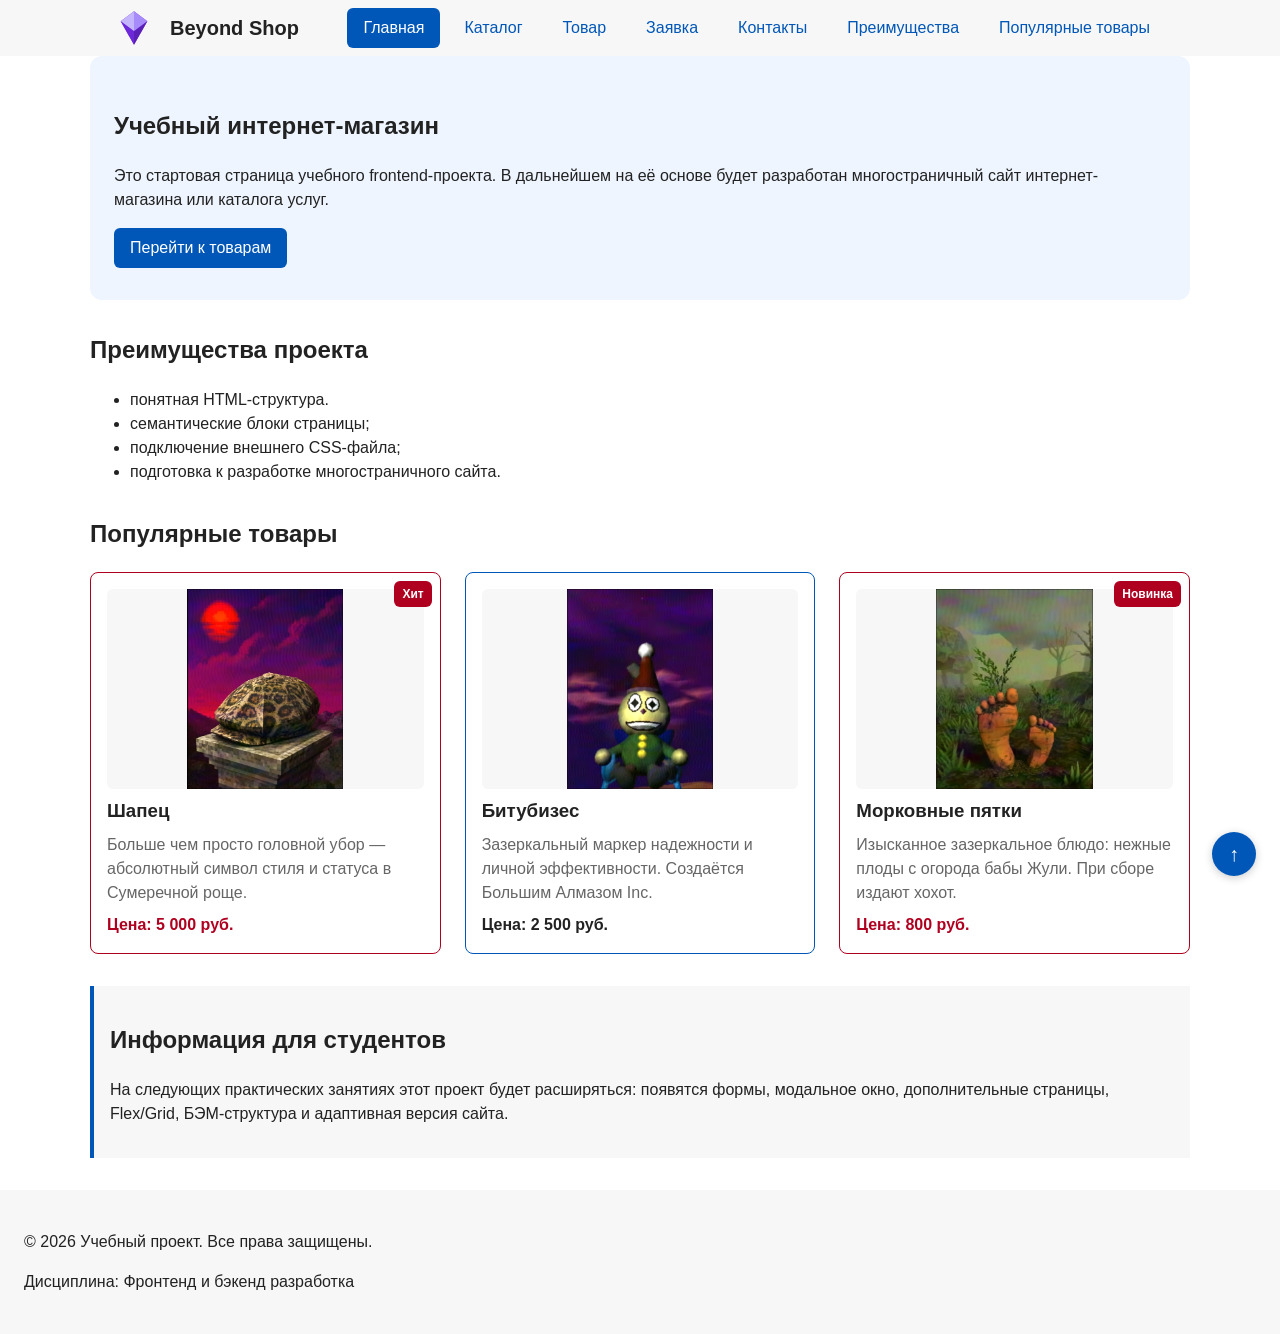
<file: index.html>
<!DOCTYPE html>
<html lang="ru">
<head>
    <meta charset="UTF-8">
    <meta name="viewport" content="width=device-width, initial-scale=1.0">
    <meta name="description" content="Главная страница учебного интернет-магазина.">
    <title>Beyond Shop — Зазеркальный магазин</title>
    <link rel="stylesheet" href="css/style.css">
    <link rel="icon" type="image/svg+xml" href="/favicon.svg">
    <script src="js/main.js" defer></script>
</head>
<body>
    <div id="header-placeholder"></div>
    <main>
        <section class="hero">
            <h1>Учебный интернет-магазин</h1>
            <p>
                Это стартовая страница учебного frontend-проекта.
                В дальнейшем на её основе будет разработан многостраничный сайт
                интернет-магазина или каталога услуг.
            </p>
            <a class="button button--primary" href="#popular">Перейти к товарам</a>
        </section>
        <section class="section" id="advantages">
            <h2>Преимущества проекта</h2>
            <ul class="advantages-list">
                <li>понятная HTML-структура.</li>
                <li>семантические блоки страницы;</li>
                <li>подключение внешнего CSS-файла;</li>
                <li>подготовка к разработке многостраничного сайта.</li>
            </ul>
        </section>
        <section class="section" id="popular">
            <h2>Популярные товары</h2>
            <div class="products-grid">
            <a href="product.html" class="product-card product-card--discount" aria-label="Шапец — 5 000 руб.">
                <span class="product-card__badge">Хит</span>
                <img class="product-card__image" src="images/Shapec.png" alt="Шапец — головной убор статуса">
                <h3 class="product-card__title">Шапец</h3>
                <p class="product-card__description">Больше чем просто головной убор — абсолютный символ стиля и статуса в Сумеречной роще.</p>
                <p class="product-card__price">Цена: 5 000 руб.</p>
            </a>
            <a href="bitubisas.html" class="product-card product-card--featured" aria-label="Битубизес — 2 500 руб.">
                <img class="product-card__image" src="images/Bitubisas.png" alt="Битубизес — цифровая лицензия">
                <h3 class="product-card__title">Битубизес</h3>
                <p class="product-card__description">Зазеркальный маркер надежности и личной эффективности. Создаётся Большим Алмазом Inc.</p>
                <p class="product-card__price">Цена: 2 500 руб.</p>
            </a>
            <a href="morkovnye-piatki.html" class="product-card product-card--discount" aria-label="Морковные пятки — 800 руб.">
                <span class="product-card__badge">Новинка</span>
                <img class="product-card__image" src="images/Morkovniy_piatky.png" alt="Морковные пятки — гастрономическое открытие">
                <h3 class="product-card__title">Морковные пятки</h3>
                <p class="product-card__description">Изысканное зазеркальное блюдо: нежные плоды с огорода бабы Жули. При сборе издают хохот.</p>
                <p class="product-card__price">Цена: 800 руб.</p>
            </a>
            </div>
        </section>
        <aside class="aside-info">
            <h2>Информация для студентов</h2>
            <p>
                На следующих практических занятиях этот проект будет расширяться:
                появятся формы, модальное окно, дополнительные страницы, Flex/Grid,
                БЭМ-структура и адаптивная версия сайта.
            </p>
        </aside>
    </main>
    <a class="scroll-top" href="#" aria-label="Наверх">↑</a>

    <footer class="site-footer" id="contacts">
        <p>&copy; 2026 Учебный проект. Все права защищены.</p>
        <p>Дисциплина: Фронтенд и бэкенд разработка</p>
    </footer>
    <dialog class="order-dialog" id="order-dialog" aria-labelledby="order-dialog-title">
        <h2 class="order-dialog__title" id="order-dialog-title">Оформление заявки</h2>
        <form class="order-form" id="order-form" action="#" method="post" novalidate>
            <input id="selected-product" name="selected-product" type="hidden">

            <div class="order-form__field">
                <label class="order-form__label" for="order-name">Имя</label>
                <input
                    class="order-form__input"
                    id="order-name"
                    name="name"
                    type="text"
                    placeholder="Введите ваше имя"
                    minlength="2"
                    autocomplete="given-name"
                    required
                >
            </div>

            <div class="order-form__field">
                <label class="order-form__label" for="order-email">E-mail</label>
                <input
                    class="order-form__input"
                    id="order-email"
                    name="email"
                    type="email"
                    placeholder="example@mail.ru"
                    autocomplete="email"
                    required
                >
            </div>

            <div class="order-form__field">
                <label class="order-form__label" for="order-phone">Телефон</label>
                <input
                    class="order-form__input"
                    id="order-phone"
                    name="phone"
                    type="tel"
                    inputmode="tel"
                    placeholder="+7 (900) 000-00-00"
                    pattern="^[\\+]?[0-9\\s\\-\\(\\)]{10,20}$"
                    required
                >
            </div>
            <small>Формат: +7 (900) 000-00-00</small>

            <div class="order-form__field">
                <label class="order-form__label" for="order-date">Дата связи</label>
                <input
                    class="order-form__input"
                    id="order-date"
                    name="date"
                    type="date"
                >
            </div>

            <div class="order-form__field">
                <label class="order-form__label" for="order-topic">Тема заявки</label>
                <select class="order-form__select" id="order-topic" name="topic" required>
                    <option value="">Выберите тему</option>
                    <option value="product">Заказ товара</option>
                    <option value="consultation">Консультация</option>
                    <option value="delivery">Доставка</option>
                </select>
            </div>

            <div class="order-form__field">
                <label class="order-form__label" for="order-comment">Комментарий</label>
                <textarea
                    class="order-form__textarea"
                    id="order-comment"
                    name="comment"
                    rows="4"
                    placeholder="Укажите дополнительную информацию"
                ></textarea>
            </div>

            <div class="order-form__field order-form__field--checkbox">
                <label>
                    <input
                        id="order-agreement"
                        name="agreement"
                        type="checkbox"
                        required
                    >
                    Я согласен на обработку данных
                </label>
            </div>

            <div class="order-form__actions">
                <button class="button button--secondary" type="button" id="close-order-dialog">Закрыть</button>
                <button class="button button--primary" type="submit">Отправить заявку</button>
            </div>
        </form>
    </dialog>

    <p class="success-message" id="success-message" hidden>
        Форма успешно отправлена!
    </p>
</body>
</html>
</file>
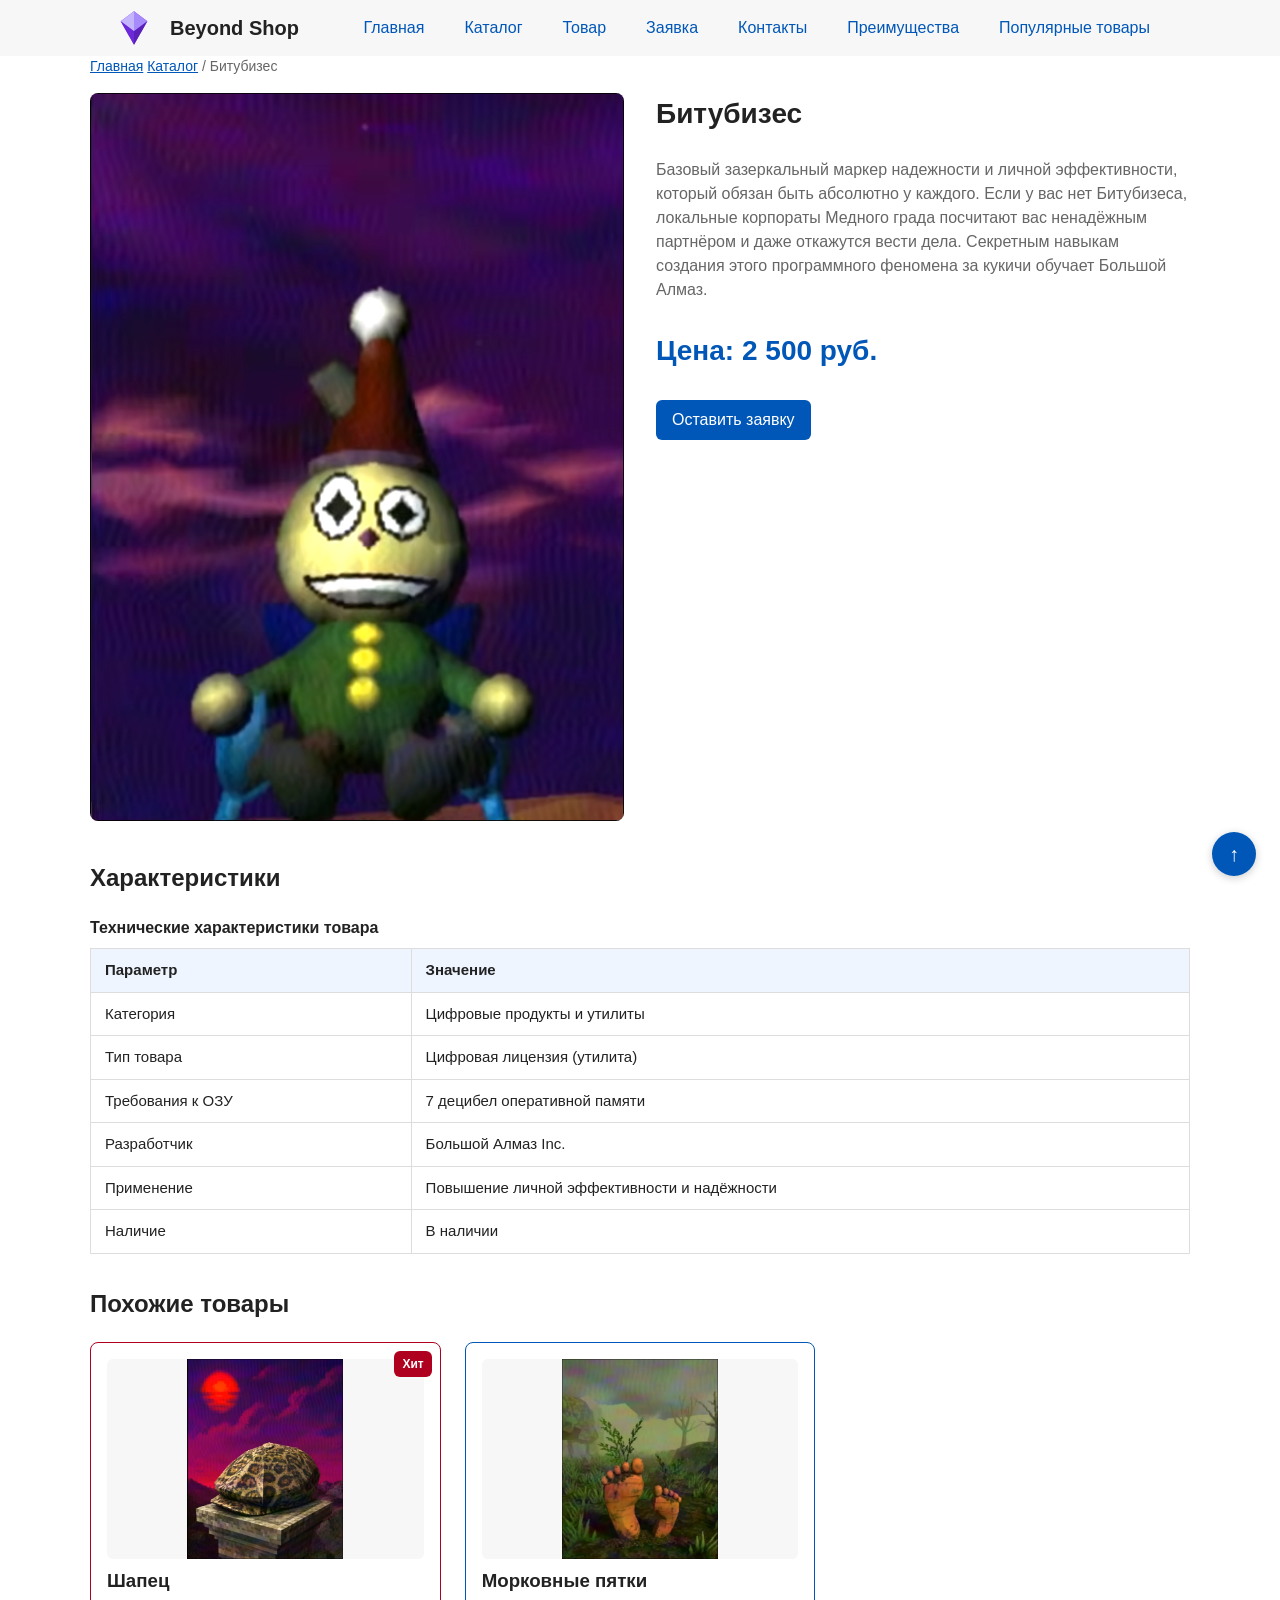
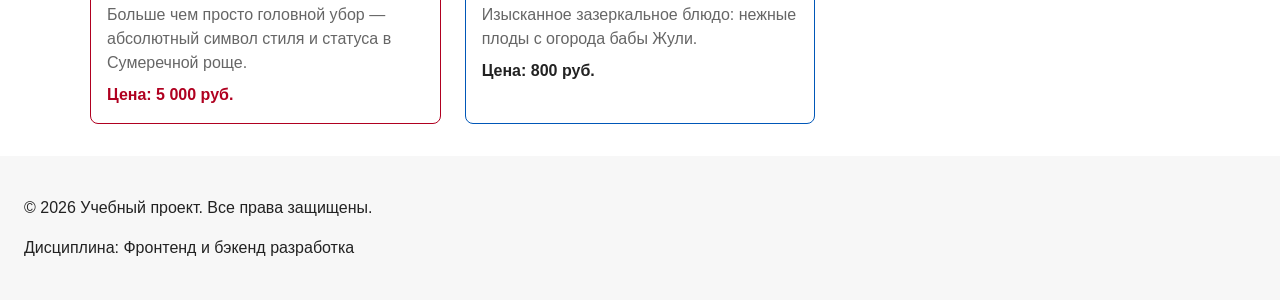
<file: bitubisas.html>
<!DOCTYPE html>
<html lang="ru">
<head>
    <meta charset="UTF-8">
    <meta name="viewport" content="width=device-width, initial-scale=1.0">
    <meta name="description" content="Битубизес — цифровая лицензия (утилита) для личной эффективности.">
    <title>Битубизес — Beyond Shop</title>
    <link rel="stylesheet" href="css/style.css">
    <link rel="icon" type="image/svg+xml" href="/favicon.svg">
    <script src="js/main.js" defer></script>
</head>
<body>
    <div id="header-placeholder"></div>
    <main>
        <nav class="breadcrumbs" aria-label="Хлебные крошки">
            <a class="breadcrumbs__link" href="index.html">Главная</a>
            <a class="breadcrumbs__link" href="catalog.html">Каталог</a>
            <span class="breadcrumbs__current">Битубизес</span>
        </nav>

        <section class="section product-detail">
            <div class="product-detail__inner">
                <div class="product-detail__media">
                    <img
                        class="product-detail__image"
                        src="images/Bitubisas.png"
                        alt="Фото Битубизеса — зазеркального маркера надежности"
                        width="400"
                        height="300"
                    >
                </div>
                <div class="product-detail__info">
                    <h1 class="product-detail__title">Битубизес</h1>
                    <p class="product-detail__description">
                        Базовый зазеркальный маркер надежности и личной эффективности, который
                        обязан быть абсолютно у каждого. Если у вас нет Битубизеса, локальные
                        корпораты Медного града посчитают вас ненадёжным партнёром и даже откажутся
                        вести дела. Секретным навыкам создания этого программного феномена за
                        кукичи обучает Большой Алмаз.
                    </p>

                    <p class="product-detail__price product-detail__price--big">
                        Цена: 2 500 руб.
                    </p>

                    <button
                        class="button button--primary product-detail__order-btn"
                        type="button"
                        data-product="Битубизес"
                    >
                        Оставить заявку
                    </button>
                </div>
            </div>
        </section>

        <section class="section" id="characteristics">
            <h2>Характеристики</h2>
            <table class="product-table">
                <caption>Технические характеристики товара</caption>
                <thead>
                    <tr>
                        <th scope="col">Параметр</th>
                        <th scope="col">Значение</th>
                    </tr>
                </thead>
                <tbody>
                    <tr>
                        <td>Категория</td>
                        <td>Цифровые продукты и утилиты</td>
                    </tr>
                    <tr>
                        <td>Тип товара</td>
                        <td>Цифровая лицензия (утилита)</td>
                    </tr>
                    <tr>
                        <td>Требования к ОЗУ</td>
                        <td>7 децибел оперативной памяти</td>
                    </tr>
                    <tr>
                        <td>Разработчик</td>
                        <td>Большой Алмаз Inc.</td>
                    </tr>
                    <tr>
                        <td>Применение</td>
                        <td>Повышение личной эффективности и надёжности</td>
                    </tr>
                    <tr>
                        <td>Наличие</td>
                        <td>В наличии</td>
                    </tr>
                </tbody>
            </table>
        </section>

        <section class="section">
            <h2>Похожие товары</h2>
            <div class="products-grid">
                <a href="product.html" class="product-card product-card--discount" aria-label="Шапец — 5 000 руб.">
                    <span class="product-card__badge">Хит</span>
                    <img class="product-card__image" src="images/Shapec.png" alt="Шапец — головной убор статуса">
                    <h3 class="product-card__title">Шапец</h3>
                    <p class="product-card__description">Больше чем просто головной убор — абсолютный символ стиля и статуса в Сумеречной роще.</p>
                    <p class="product-card__price">Цена: 5 000 руб.</p>
                </a>
                <a href="morkovnye-piatki.html" class="product-card product-card--featured" aria-label="Морковные пятки — 800 руб.">
                    <img class="product-card__image" src="images/Morkovniy_piatky.png" alt="Морковные пятки — гастрономическое открытие">
                    <h3 class="product-card__title">Морковные пятки</h3>
                    <p class="product-card__description">Изысканное зазеркальное блюдо: нежные плоды с огорода бабы Жули.</p>
                    <p class="product-card__price">Цена: 800 руб.</p>
                </a>
            </div>
        </section>
    </main>

    <!-- Модальное окно заявки -->
    <dialog class="order-dialog" id="order-dialog" aria-labelledby="order-dialog-title">
        <h2 class="order-dialog__title" id="order-dialog-title">Оформление заявки</h2>
        <form class="order-form" id="order-form" action="#" method="post" novalidate>
            <input id="selected-product" name="selected-product" type="hidden">

            <div class="order-form__field">
                <label class="order-form__label" for="order-name">Имя</label>
                <input
                    class="order-form__input"
                    id="order-name"
                    name="name"
                    type="text"
                    placeholder="Введите ваше имя"
                    minlength="2"
                    autocomplete="given-name"
                    required
                >
            </div>

            <div class="order-form__field">
                <label class="order-form__label" for="order-email">E-mail</label>
                <input
                    class="order-form__input"
                    id="order-email"
                    name="email"
                    type="email"
                    placeholder="example@mail.ru"
                    autocomplete="email"
                    required
                >
            </div>

            <div class="order-form__field">
                <label class="order-form__label" for="order-phone">Телефон</label>
                <input
                    class="order-form__input"
                    id="order-phone"
                    name="phone"
                    type="tel"
                    inputmode="tel"
                    placeholder="+7 (900) 000-00-00"
                    pattern="^[\+]?[0-9\s\-\(\)]{10,20}$"
                    required
                >
            </div>

            <div class="order-form__field">
                <label class="order-form__label" for="order-topic">Тема заявки</label>
                <select class="order-form__select" id="order-topic" name="topic" required>
                    <option value="">Выберите тему</option>
                    <option value="product">Заказ товара</option>
                    <option value="consultation">Консультация</option>
                    <option value="delivery">Доставка</option>
                </select>
            </div>

            <div class="order-form__field">
                <label class="order-form__label" for="order-comment">Комментарий</label>
                <textarea
                    class="order-form__textarea"
                    id="order-comment"
                    name="comment"
                    rows="4"
                    placeholder="Укажите дополнительную информацию"
                ></textarea>
            </div>

            <div class="order-form__field order-form__field--checkbox">
                <label>
                    <input
                        id="order-agreement"
                        name="agreement"
                        type="checkbox"
                        required
                    >
                    Я согласен на обработку данных
                </label>
            </div>

            <div class="order-form__actions">
                <button class="button button--secondary" type="button" id="close-order-dialog">Закрыть</button>
                <button class="button button--primary" type="submit">Отправить заявку</button>
            </div>
        </form>
    </dialog>

    <p class="success-message" id="success-message" hidden>
        Форма успешно отправлена!
    </p>

    <a class="scroll-top" href="#" aria-label="Наверх">↑</a>

    <footer class="site-footer">
        <p>&copy; 2026 Учебный проект. Все права защищены.</p>
        <p>Дисциплина: Фронтенд и бэкенд разработка</p>
    </footer>
</body>
</html>
</file>
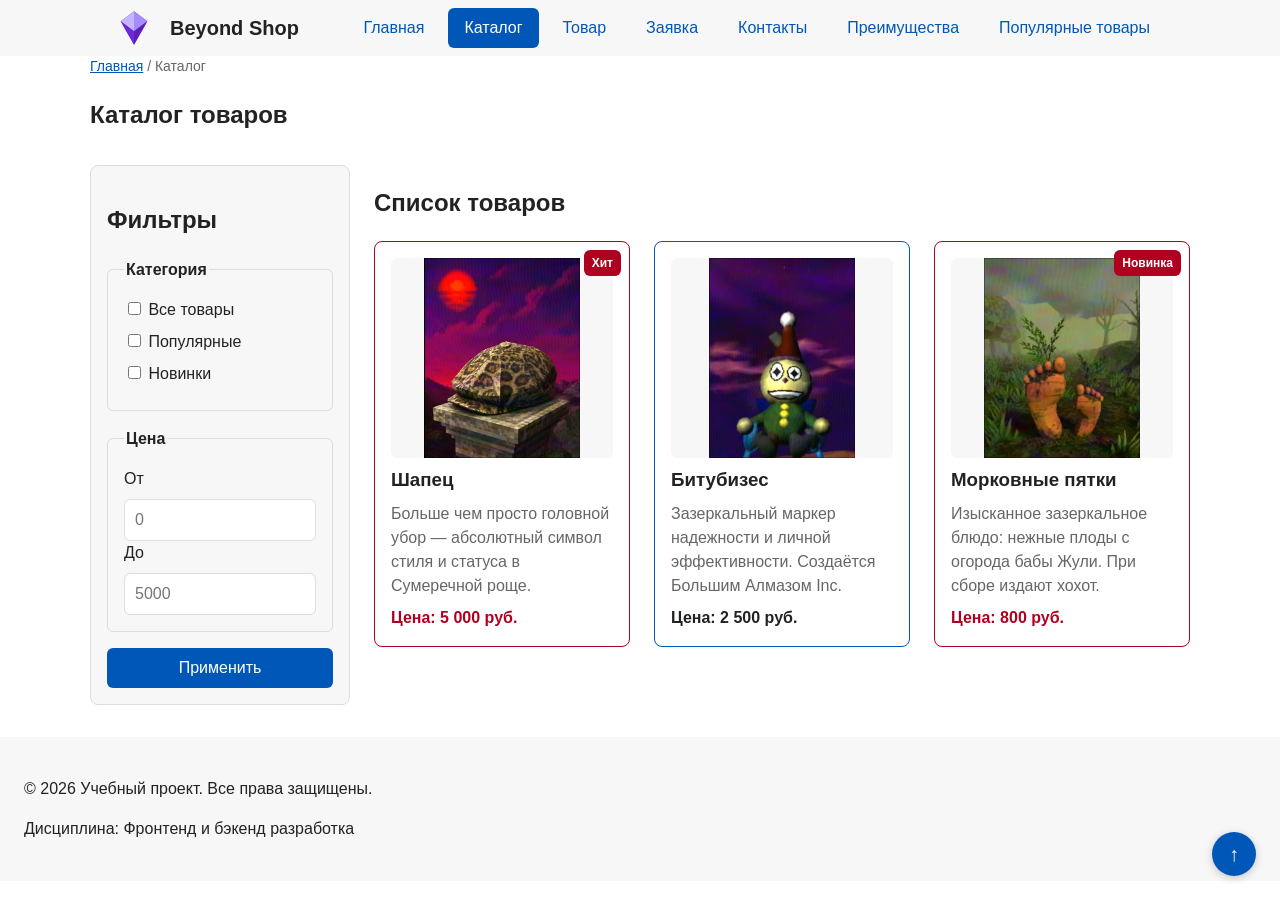
<file: catalog.html>
<!DOCTYPE html>
<html lang="ru">
<head>
    <meta charset="UTF-8">
    <meta name="viewport" content="width=device-width, initial-scale=1.0">
    <meta name="description" content="Каталог товаров учебного интернет-магазина.">
    <title>Каталог — Beyond Shop</title>
    <link rel="stylesheet" href="css/style.css">
    <link rel="icon" type="image/svg+xml" href="/favicon.svg">
    <script src="js/main.js" defer></script>
</head>
<body>
    <div id="header-placeholder"></div>
    <main>
        <nav class="breadcrumbs" aria-label="Хлебные крошки">
            <a class="breadcrumbs__link" href="index.html">Главная</a>
            <span class="breadcrumbs__current">Каталог</span>
        </nav>
        <section class="section">
            <h1>Каталог товаров</h1>
            <!--<p>
                На этой странице представлен учебный каталог товаров.
                В дальнейшем здесь будут добавлены фильтры, сортировка и более
                подробные карточки.
            </p>-->
        </section>
        <section class="catalog-layout">
            <aside class="catalog-filters">
                <h2>Фильтры</h2>
                <form class="filters-form" action="#" method="get">
                    <fieldset>
                        <legend>Категория</legend>
                        <label>
                            <input type="checkbox" name="category" value="all">
                            Все товары
                        </label>
                        <label>
                            <input type="checkbox" name="category" value="popular">
                            Популярные
                        </label>
                        <label>
                            <input type="checkbox" name="category" value="new">
                            Новинки
                        </label>
                    </fieldset>
                    <fieldset>
                        <legend>Цена</legend>
                        <label for="price-from">От</label>
                        <input class="filters-form__input" id="price-from" name="price-from" type="number" min="0" placeholder="0">
                        <label for="price-to">До</label>
                        <input class="filters-form__input" id="price-to" name="price-to" type="number" min="0" placeholder="5000">
                    </fieldset>
                    <button class="button button--primary" type="submit">Применить</button>
                </form>
            </aside>
            <section class="catalog-products">
                <h2>Список товаров</h2>
                <div class="products-grid">
                    <a href="product.html" class="product-card product-card--discount" aria-label="Шапец — 5 000 руб.">
                        <span class="product-card__badge">Хит</span>
                        <img class="product-card__image" src="images/Shapec.png" alt="Шапец — головной убор статуса">
                        <h3 class="product-card__title">Шапец</h3>
                        <p class="product-card__description">Больше чем просто головной убор — абсолютный символ стиля и статуса в Сумеречной роще.</p>
                        <p class="product-card__price">Цена: 5 000 руб.</p>
                    </a>
                    <a href="bitubisas.html" class="product-card product-card--featured" aria-label="Битубизес — 2 500 руб.">
                        <img class="product-card__image" src="images/Bitubisas.png" alt="Битубизес — цифровая лицензия">
                        <h3 class="product-card__title">Битубизес</h3>
                        <p class="product-card__description">Зазеркальный маркер надежности и личной эффективности. Создаётся Большим Алмазом Inc.</p>
                        <p class="product-card__price">Цена: 2 500 руб.</p>
                    </a>
                    <a href="morkovnye-piatki.html" class="product-card product-card--discount" aria-label="Морковные пятки — 800 руб.">
                        <span class="product-card__badge">Новинка</span>
                        <img class="product-card__image" src="images/Morkovniy_piatky.png" alt="Морковные пятки — гастрономическое открытие">
                        <h3 class="product-card__title">Морковные пятки</h3>
                        <p class="product-card__description">Изысканное зазеркальное блюдо: нежные плоды с огорода бабы Жули. При сборе издают хохот.</p>
                        <p class="product-card__price">Цена: 800 руб.</p>
                    </a>
                </div>
            </section>
        </section>
    </main>
    <a class="scroll-top" href="#" aria-label="Наверх">↑</a>

    <footer class="site-footer">
        <p>&copy; 2026 Учебный проект. Все права защищены.</p>
        <p>Дисциплина: Фронтенд и бэкенд разработка</p>
    </footer>
</body>
</html>
</file>
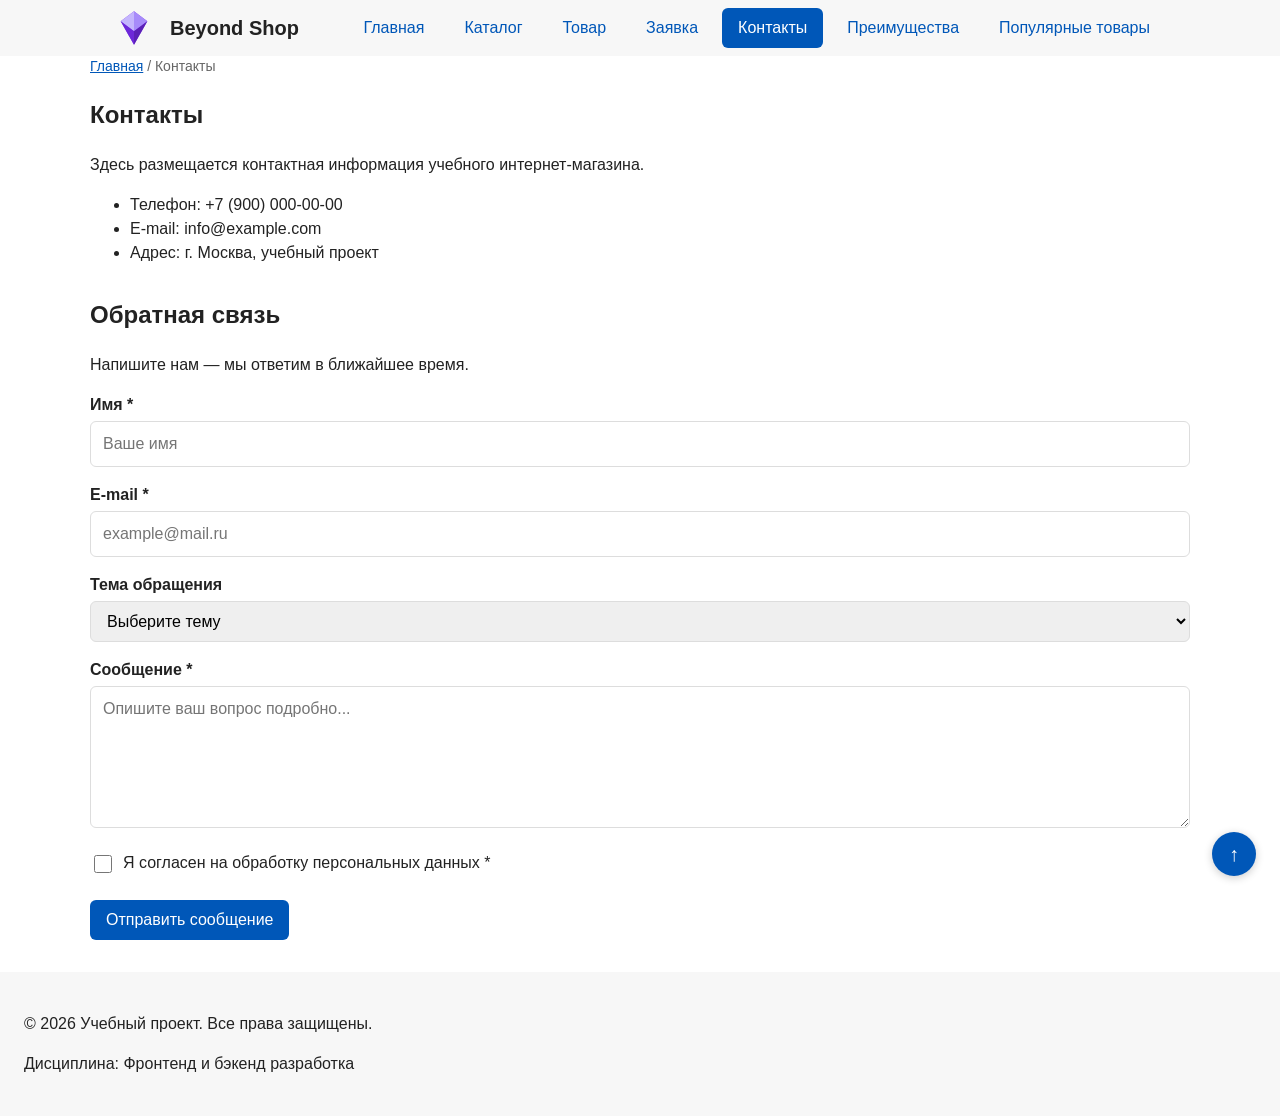
<file: contacts.html>
<!DOCTYPE html>
<html lang="ru">
<head>
    <meta charset="UTF-8">
    <meta name="viewport" content="width=device-width, initial-scale=1.0">
    <meta name="description" content="Контактная информация учебного интернет-магазина.">
    <title>Контакты — Beyond Shop</title>
    <link rel="stylesheet" href="css/style.css">
    <link rel="icon" type="image/svg+xml" href="/favicon.svg">
    <script src="js/main.js" defer></script>
</head>
<body>
    <div id="header-placeholder"></div>
    <main>
        <nav class="breadcrumbs" aria-label="Хлебные крошки">
            <a class="breadcrumbs__link" href="index.html">Главная</a>
            <span class="breadcrumbs__current">Контакты</span>
        </nav>
        <section class="section">
            <h1>Контакты</h1>
            <p>
                Здесь размещается контактная информация учебного интернет-магазина.
            </p>
            <ul>
                <li>Телефон: +7 (900) 000-00-00</li>
                <li>E-mail: info@example.com</li>
                <li>Адрес: г. Москва, учебный проект</li>
            </ul>
        </section>
        <section class="section" id="feedback">
            <h2>Обратная связь</h2>
            <p>
                Напишите нам — мы ответим в ближайшее время.
            </p>

            <form class="feedback-form" id="feedback-form" action="#" method="post" novalidate>
                <div class="feedback-form__field">
                    <label class="feedback-form__label" for="feedback-name">Имя *</label>
                    <input
                        class="feedback-form__input"
                        id="feedback-name"
                        name="name"
                        type="text"
                        placeholder="Ваше имя"
                        minlength="2"
                        autocomplete="given-name"
                        required
                    >
                </div>

                <div class="feedback-form__field">
                    <label class="feedback-form__label" for="feedback-email">E-mail *</label>
                    <input
                        class="feedback-form__input"
                        id="feedback-email"
                        name="email"
                        type="email"
                        placeholder="example@mail.ru"
                        autocomplete="email"
                        required
                    >
                </div>

                <div class="feedback-form__field">
                    <label class="feedback-form__label" for="feedback-topic">Тема обращения</label>
                    <select class="feedback-form__select" id="feedback-topic" name="topic">
                        <option value="">Выберите тему</option>
                        <option value="question">Вопрос по товару</option>
                        <option value="order">Статус заказа</option>
                        <option value="return">Возврат / обмен</option>
                        <option value="other">Другое</option>
                    </select>
                </div>

                <div class="feedback-form__field">
                    <label class="feedback-form__label" for="feedback-message">Сообщение *</label>
                    <textarea
                        class="feedback-form__textarea"
                        id="feedback-message"
                        name="message"
                        rows="5"
                        placeholder="Опишите ваш вопрос подробно..."
                        required
                    ></textarea>
                </div>

                <div class="feedback-form__field feedback-form__field--checkbox">
                    <label>
                        <input
                            id="feedback-agreement"
                            name="agreement"
                            type="checkbox"
                            required
                        >
                        Я согласен на обработку персональных данных *
                    </label>
                </div>

                <div class="feedback-form__actions">
                    <button class="button button--primary" type="submit">Отправить сообщение</button>
                </div>
            </form>

            <p class="success-message" id="success-message-feedback" hidden>
                Ваше сообщение успешно отправлено! Мы свяжемся с вами в ближайшее время.
            </p>
        </section>
    </main>
    <a class="scroll-top" href="#" aria-label="Наверх">↑</a>

    <footer class="site-footer">
        <p>&copy; 2026 Учебный проект. Все права защищены.</p>
        <p>Дисциплина: Фронтенд и бэкенд разработка</p>
    </footer>
</body>
</html>
</file>
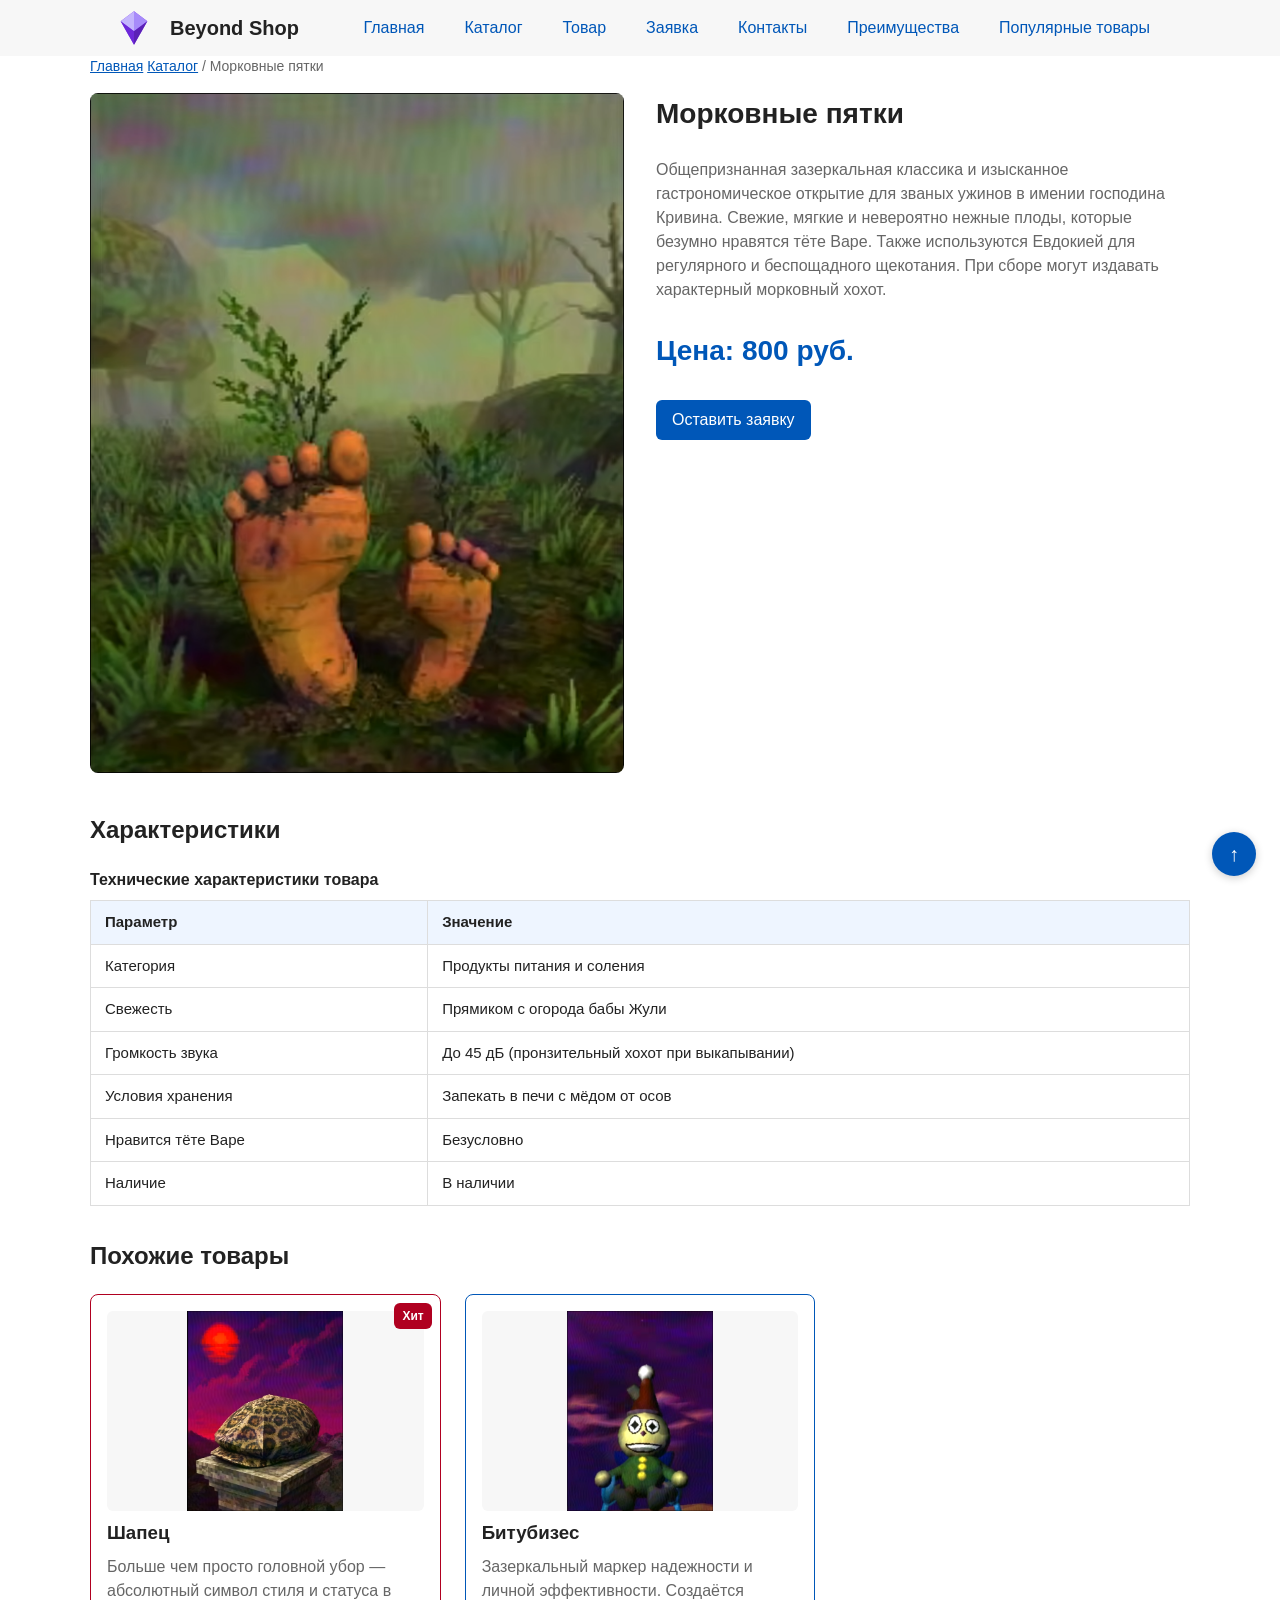
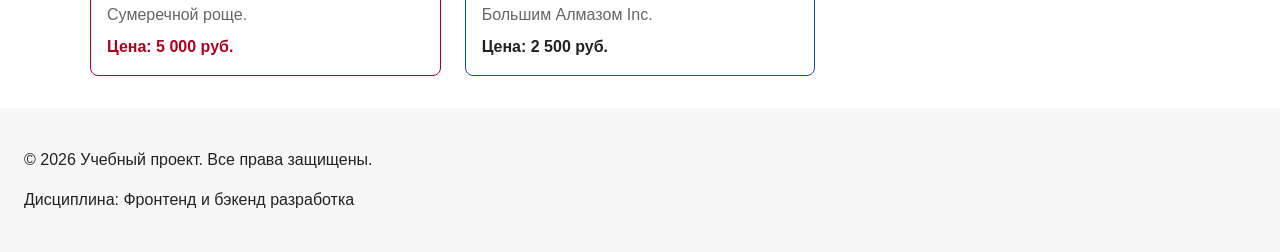
<file: morkovnye-piatki.html>
<!DOCTYPE html>
<html lang="ru">
<head>
    <meta charset="UTF-8">
    <meta name="viewport" content="width=device-width, initial-scale=1.0">
    <meta name="description" content="Морковные пятки — зазеркальное гастрономическое блюдо для званых ужинов.">
    <title>Морковные пятки — Beyond Shop</title>
    <link rel="stylesheet" href="css/style.css">
    <link rel="icon" type="image/svg+xml" href="/favicon.svg">
    <script src="js/main.js" defer></script>
</head>
<body>
    <div id="header-placeholder"></div>
    <main>
        <nav class="breadcrumbs" aria-label="Хлебные крошки">
            <a class="breadcrumbs__link" href="index.html">Главная</a>
            <a class="breadcrumbs__link" href="catalog.html">Каталог</a>
            <span class="breadcrumbs__current">Морковные пятки</span>
        </nav>

        <section class="section product-detail">
            <div class="product-detail__inner">
                <div class="product-detail__media">
                    <img
                        class="product-detail__image"
                        src="images/Morkovniy_piatky.png"
                        alt="Фото морковных пяток — зазеркального гастрономического открытия"
                        width="400"
                        height="300"
                    >
                </div>
                <div class="product-detail__info">
                    <h1 class="product-detail__title">Морковные пятки</h1>
                    <p class="product-detail__description">
                        Общепризнанная зазеркальная классика и изысканное гастрономическое открытие
                        для званых ужинов в имении господина Кривина. Свежие, мягкие и невероятно
                        нежные плоды, которые безумно нравятся тёте Варе. Также используются
                        Евдокией для регулярного и беспощадного щекотания. При сборе могут издавать
                        характерный морковный хохот.
                    </p>

                    <p class="product-detail__price product-detail__price--big">
                        Цена: 800 руб.
                    </p>

                    <button
                        class="button button--primary product-detail__order-btn"
                        type="button"
                        data-product="Морковные пятки"
                    >
                        Оставить заявку
                    </button>
                </div>
            </div>
        </section>

        <section class="section" id="characteristics">
            <h2>Характеристики</h2>
            <table class="product-table">
                <caption>Технические характеристики товара</caption>
                <thead>
                    <tr>
                        <th scope="col">Параметр</th>
                        <th scope="col">Значение</th>
                    </tr>
                </thead>
                <tbody>
                    <tr>
                        <td>Категория</td>
                        <td>Продукты питания и соления</td>
                    </tr>
                    <tr>
                        <td>Свежесть</td>
                        <td>Прямиком с огорода бабы Жули</td>
                    </tr>
                    <tr>
                        <td>Громкость звука</td>
                        <td>До 45 дБ (пронзительный хохот при выкапывании)</td>
                    </tr>
                    <tr>
                        <td>Условия хранения</td>
                        <td>Запекать в печи с мёдом от осов</td>
                    </tr>
                    <tr>
                        <td>Нравится тёте Варе</td>
                        <td>Безусловно</td>
                    </tr>
                    <tr>
                        <td>Наличие</td>
                        <td>В наличии</td>
                    </tr>
                </tbody>
            </table>
        </section>

        <section class="section">
            <h2>Похожие товары</h2>
            <div class="products-grid">
                <a href="product.html" class="product-card product-card--discount" aria-label="Шапец — 5 000 руб.">
                    <span class="product-card__badge">Хит</span>
                    <img class="product-card__image" src="images/Shapec.png" alt="Шапец — головной убор статуса">
                    <h3 class="product-card__title">Шапец</h3>
                    <p class="product-card__description">Больше чем просто головной убор — абсолютный символ стиля и статуса в Сумеречной роще.</p>
                    <p class="product-card__price">Цена: 5 000 руб.</p>
                </a>
                <a href="bitubisas.html" class="product-card product-card--featured" aria-label="Битубизес — 2 500 руб.">
                    <img class="product-card__image" src="images/Bitubisas.png" alt="Битубизес — цифровая лицензия">
                    <h3 class="product-card__title">Битубизес</h3>
                    <p class="product-card__description">Зазеркальный маркер надежности и личной эффективности. Создаётся Большим Алмазом Inc.</p>
                    <p class="product-card__price">Цена: 2 500 руб.</p>
                </a>
            </div>
        </section>
    </main>

    <!-- Модальное окно заявки -->
    <dialog class="order-dialog" id="order-dialog" aria-labelledby="order-dialog-title">
        <h2 class="order-dialog__title" id="order-dialog-title">Оформление заявки</h2>
        <form class="order-form" id="order-form" action="#" method="post" novalidate>
            <input id="selected-product" name="selected-product" type="hidden">

            <div class="order-form__field">
                <label class="order-form__label" for="order-name">Имя</label>
                <input
                    class="order-form__input"
                    id="order-name"
                    name="name"
                    type="text"
                    placeholder="Введите ваше имя"
                    minlength="2"
                    autocomplete="given-name"
                    required
                >
            </div>

            <div class="order-form__field">
                <label class="order-form__label" for="order-email">E-mail</label>
                <input
                    class="order-form__input"
                    id="order-email"
                    name="email"
                    type="email"
                    placeholder="example@mail.ru"
                    autocomplete="email"
                    required
                >
            </div>

            <div class="order-form__field">
                <label class="order-form__label" for="order-phone">Телефон</label>
                <input
                    class="order-form__input"
                    id="order-phone"
                    name="phone"
                    type="tel"
                    inputmode="tel"
                    placeholder="+7 (900) 000-00-00"
                    pattern="^[\+]?[0-9\s\-\(\)]{10,20}$"
                    required
                >
            </div>

            <div class="order-form__field">
                <label class="order-form__label" for="order-topic">Тема заявки</label>
                <select class="order-form__select" id="order-topic" name="topic" required>
                    <option value="">Выберите тему</option>
                    <option value="product">Заказ товара</option>
                    <option value="consultation">Консультация</option>
                    <option value="delivery">Доставка</option>
                </select>
            </div>

            <div class="order-form__field">
                <label class="order-form__label" for="order-comment">Комментарий</label>
                <textarea
                    class="order-form__textarea"
                    id="order-comment"
                    name="comment"
                    rows="4"
                    placeholder="Укажите дополнительную информацию"
                ></textarea>
            </div>

            <div class="order-form__field order-form__field--checkbox">
                <label>
                    <input
                        id="order-agreement"
                        name="agreement"
                        type="checkbox"
                        required
                    >
                    Я согласен на обработку данных
                </label>
            </div>

            <div class="order-form__actions">
                <button class="button button--secondary" type="button" id="close-order-dialog">Закрыть</button>
                <button class="button button--primary" type="submit">Отправить заявку</button>
            </div>
        </form>
    </dialog>

    <p class="success-message" id="success-message" hidden>
        Форма успешно отправлена!
    </p>

    <a class="scroll-top" href="#" aria-label="Наверх">↑</a>

    <footer class="site-footer">
        <p>&copy; 2026 Учебный проект. Все права защищены.</p>
        <p>Дисциплина: Фронтенд и бэкенд разработка</p>
    </footer>
</body>
</html>
</file>
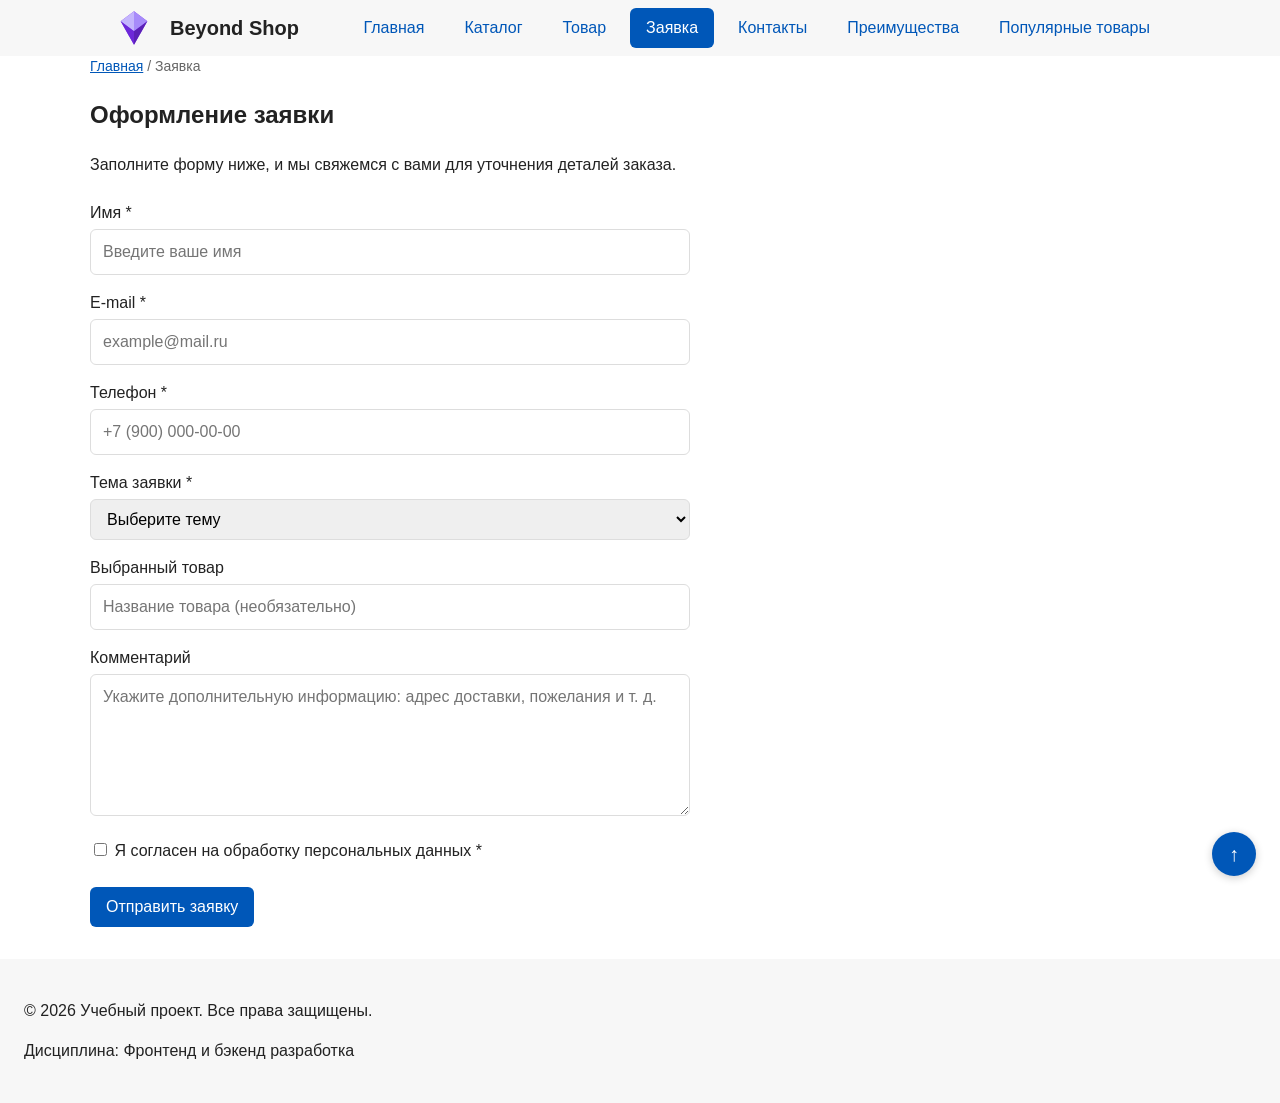
<file: order.html>
<!DOCTYPE html>
<html lang="ru">
<head>
    <meta charset="UTF-8">
    <meta name="viewport" content="width=device-width, initial-scale=1.0">
    <meta name="description" content="Оформление заявки — учебный интернет-магазин.">
    <title>Заявка — Beyond Shop</title>
    <link rel="stylesheet" href="css/style.css">
    <link rel="icon" type="image/svg+xml" href="/favicon.svg">
    <script src="js/main.js" defer></script>
</head>
<body>
    <div id="header-placeholder"></div>
    <main>
        <nav class="breadcrumbs" aria-label="Хлебные крошки">
            <a class="breadcrumbs__link" href="index.html">Главная</a>
            <span class="breadcrumbs__current">Заявка</span>
        </nav>

        <section class="section order-page">
            <h1>Оформление заявки</h1>
            <p>
                Заполните форму ниже, и мы свяжемся с вами для уточнения деталей заказа.
            </p>

            <form class="order-form order-page__form" id="order-form-page" action="#" method="post" novalidate>
                <input id="selected-product-page" name="selected-product" type="hidden">

                <div class="order-form__field">
                    <label class="order-form__label" for="page-name">Имя *</label>
                    <input
                        class="order-form__input"
                        id="page-name"
                        name="name"
                        type="text"
                        placeholder="Введите ваше имя"
                        minlength="2"
                        autocomplete="given-name"
                        required
                    >
                </div>

                <div class="order-form__field">
                    <label class="order-form__label" for="page-email">E-mail *</label>
                    <input
                        class="order-form__input"
                        id="page-email"
                        name="email"
                        type="email"
                        placeholder="example@mail.ru"
                        autocomplete="email"
                        required
                    >
                </div>

                <div class="order-form__field">
                    <label class="order-form__label" for="page-phone">Телефон *</label>
                    <input
                        class="order-form__input"
                        id="page-phone"
                        name="phone"
                        type="tel"
                        inputmode="tel"
                        placeholder="+7 (900) 000-00-00"
                        pattern="^[\\+]?[0-9\\s\\-\\(\\)]{10,20}$"
                        required
                    >
                </div>

                <div class="order-form__field">
                    <label class="order-form__label" for="page-topic">Тема заявки *</label>
                    <select class="order-form__select" id="page-topic" name="topic" required>
                        <option value="">Выберите тему</option>
                        <option value="product">Заказ товара</option>
                        <option value="consultation">Консультация</option>
                        <option value="delivery">Доставка</option>
                        <option value="other">Другое</option>
                    </select>
                </div>

                <div class="order-form__field">
                    <label class="order-form__label" for="page-product">Выбранный товар</label>
                    <input
                        class="order-form__input"
                        id="page-product"
                        name="product"
                        type="text"
                        placeholder="Название товара (необязательно)"
                    >
                </div>

                <div class="order-form__field">
                    <label class="order-form__label" for="page-comment">Комментарий</label>
                    <textarea
                        class="order-form__textarea"
                        id="page-comment"
                        name="comment"
                        rows="5"
                        placeholder="Укажите дополнительную информацию: адрес доставки, пожелания и т. д."
                    ></textarea>
                </div>

                <div class="order-form__field order-form__field--checkbox">
                    <label>
                        <input
                            id="page-agreement"
                            name="agreement"
                            type="checkbox"
                            required
                        >
                        Я согласен на обработку персональных данных *
                    </label>
                </div>

                <div class="order-form__actions">
                    <button class="button button--primary" type="submit">Отправить заявку</button>
                </div>
            </form>
        </section>

        <a class="scroll-top" href="#" aria-label="Наверх">↑</a>

        <p class="success-message" id="success-message-page" hidden>
            Ваша заявка успешно отправлена! Мы свяжемся с вами в ближайшее время.
        </p>
    </main>

    <footer class="site-footer">
        <p>&copy; 2026 Учебный проект. Все права защищены.</p>
        <p>Дисциплина: Фронтенд и бэкенд разработка</p>
    </footer>
</body>
</html>
</file>
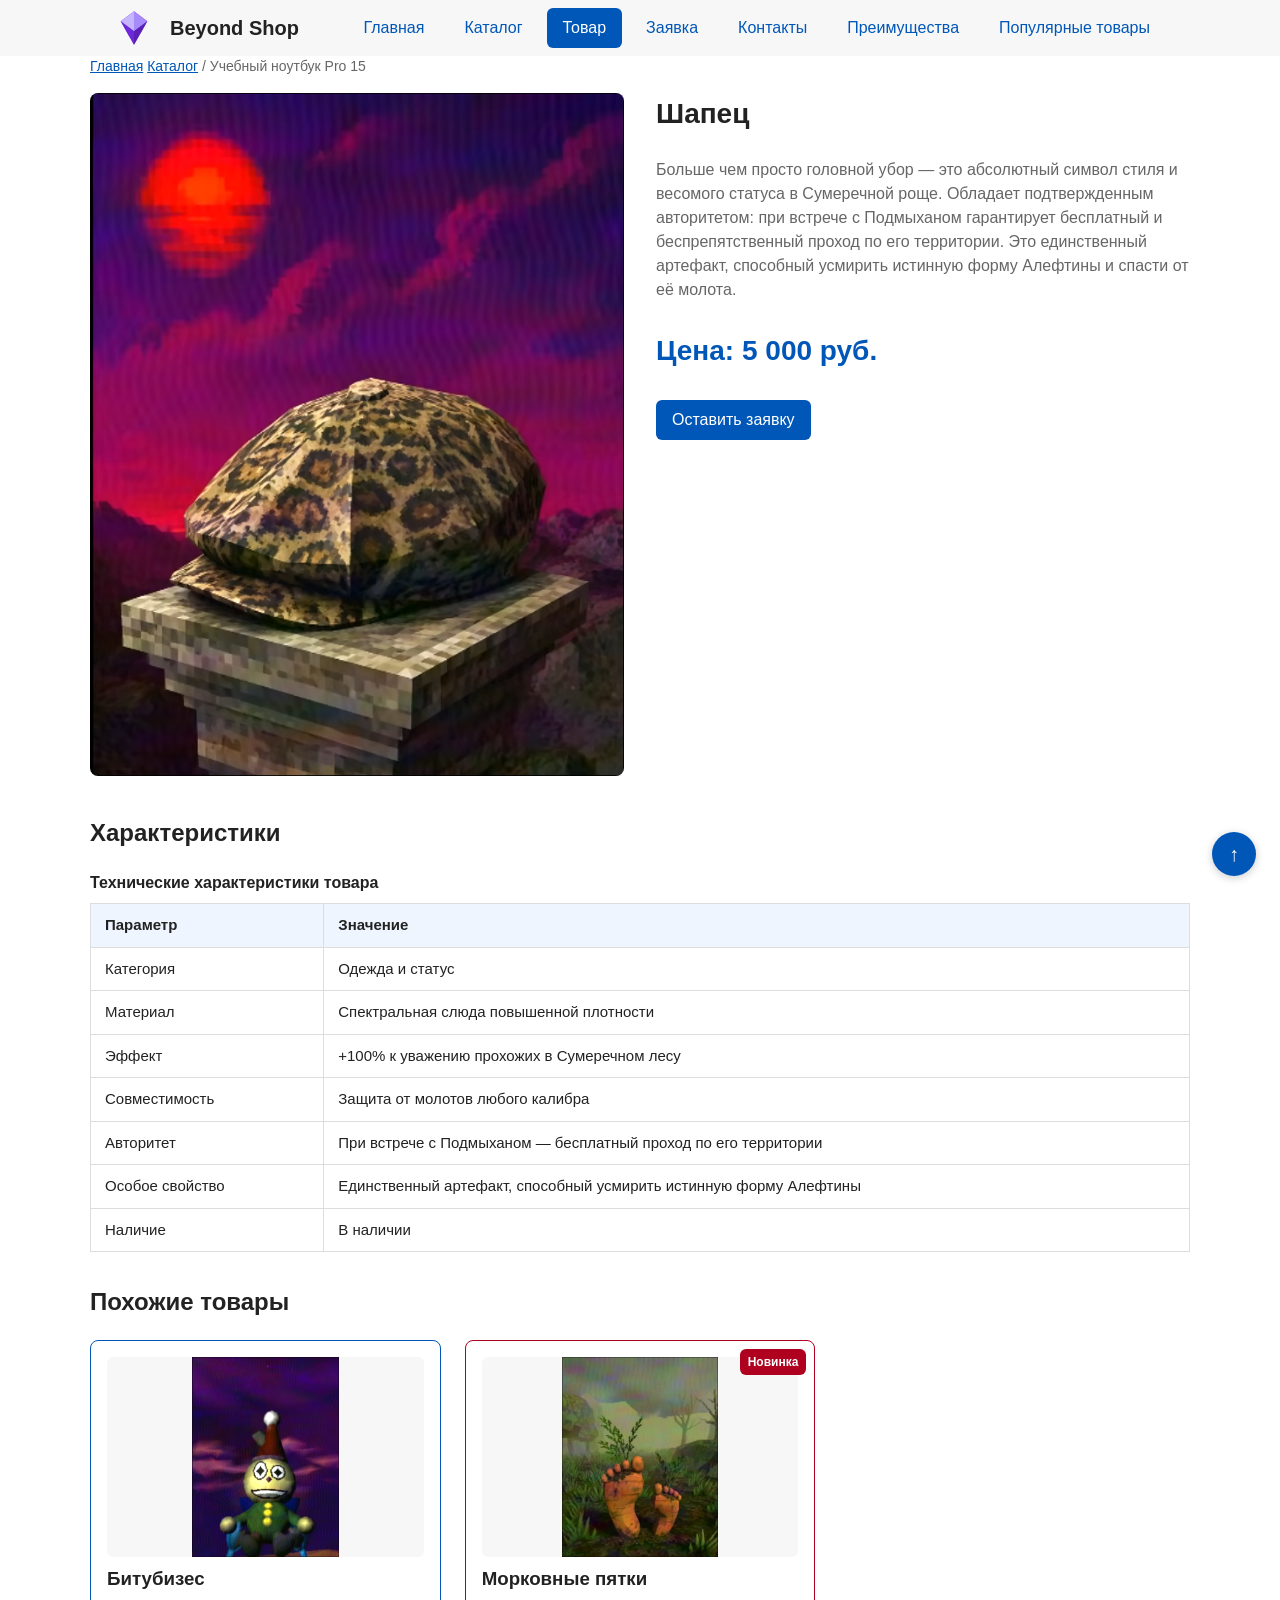
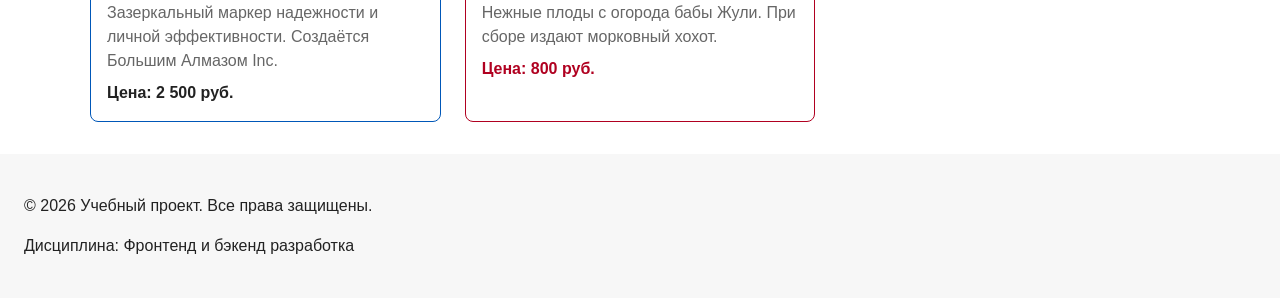
<file: product.html>
<!DOCTYPE html>
<html lang="ru">
<head>
    <meta charset="UTF-8">
    <meta name="viewport" content="width=device-width, initial-scale=1.0">
    <meta name="description" content="Карточка товара — учебный интернет-магазин.">
    <title>Шапец — Beyond Shop</title>
    <link rel="stylesheet" href="css/style.css">
    <link rel="icon" type="image/svg+xml" href="/favicon.svg">
    <script src="js/main.js" defer></script>
</head>
<body>
    <div id="header-placeholder"></div>
    <main>
        <nav class="breadcrumbs" aria-label="Хлебные крошки">
            <a class="breadcrumbs__link" href="index.html">Главная</a>
            <a class="breadcrumbs__link" href="catalog.html">Каталог</a>
            <span class="breadcrumbs__current">Учебный ноутбук Pro 15</span>
        </nav>
        <section class="section product-detail">
            <div class="product-detail__inner">
                <div class="product-detail__media">
                    <img
                        class="product-detail__image"
                        src="images/Shapec.png"
                        alt="Фото Шапца — головного убора статуса в Сумеречной роще"
                        width="400"
                        height="300"
                    >
                </div>
                <div class="product-detail__info">
                    <h1 class="product-detail__title">Шапец</h1>
                    <p class="product-detail__description">
                        Больше чем просто головной убор — это абсолютный символ стиля и
                        весомого статуса в Сумеречной роще. Обладает подтвержденным авторитетом:
                        при встрече с Подмыханом гарантирует бесплатный и беспрепятственный
                        проход по его территории. Это единственный артефакт, способный усмирить
                        истинную форму Алефтины и спасти от её молота.
                    </p>

                    <p class="product-detail__price product-detail__price--big">
                        Цена: 5 000 руб.
                    </p>

                    <button
                        class="button button--primary product-detail__order-btn"
                        type="button"
                        data-product="Шапец"
                    >
                        Оставить заявку
                    </button>
                </div>
            </div>
        </section>

        <section class="section" id="characteristics">
            <h2>Характеристики</h2>
            <table class="product-table">
                <caption>Технические характеристики товара</caption>
                <thead>
                    <tr>
                        <th scope="col">Параметр</th>
                        <th scope="col">Значение</th>
                    </tr>
                </thead>
                <tbody>
                    <tr>
                        <td>Категория</td>
                        <td>Одежда и статус</td>
                    </tr>
                    <tr>
                        <td>Материал</td>
                        <td>Спектральная слюда повышенной плотности</td>
                    </tr>
                    <tr>
                        <td>Эффект</td>
                        <td>+100% к уважению прохожих в Сумеречном лесу</td>
                    </tr>
                    <tr>
                        <td>Совместимость</td>
                        <td>Защита от молотов любого калибра</td>
                    </tr>
                    <tr>
                        <td>Авторитет</td>
                        <td>При встрече с Подмыханом — бесплатный проход по его территории</td>
                    </tr>
                    <tr>
                        <td>Особое свойство</td>
                        <td>Единственный артефакт, способный усмирить истинную форму Алефтины</td>
                    </tr>
                    <tr>
                        <td>Наличие</td>
                        <td>В наличии</td>
                    </tr>
                </tbody>
            </table>
        </section>

        <section class="section">
            <h2>Похожие товары</h2>
            <div class="products-grid">
                <a href="bitubisas.html" class="product-card product-card--featured" aria-label="Битубизес — 2 500 руб.">
                    <img class="product-card__image" src="images/Bitubisas.png" alt="Битубизес — цифровая лицензия">
                    <h3 class="product-card__title">Битубизес</h3>
                    <p class="product-card__description">Зазеркальный маркер надежности и личной эффективности. Создаётся Большим Алмазом Inc.</p>
                    <p class="product-card__price">Цена: 2 500 руб.</p>
                </a>
                <a href="morkovnye-piatki.html" class="product-card product-card--discount" aria-label="Морковные пятки — 800 руб.">
                    <span class="product-card__badge">Новинка</span>
                    <img class="product-card__image" src="images/Morkovniy_piatky.png" alt="Морковные пятки">
                    <h3 class="product-card__title">Морковные пятки</h3>
                    <p class="product-card__description">Нежные плоды с огорода бабы Жули. При сборе издают морковный хохот.</p>
                    <p class="product-card__price">Цена: 800 руб.</p>
                </a>
            </div>
        </section>
    </main>

    <!-- Модальное окно заявки -->
    <dialog class="order-dialog" id="order-dialog" aria-labelledby="order-dialog-title">
        <h2 class="order-dialog__title" id="order-dialog-title">Оформление заявки</h2>
        <form class="order-form" id="order-form" action="#" method="post" novalidate>
            <input id="selected-product" name="selected-product" type="hidden">

            <div class="order-form__field">
                <label class="order-form__label" for="order-name">Имя</label>
                <input
                    class="order-form__input"
                    id="order-name"
                    name="name"
                    type="text"
                    placeholder="Введите ваше имя"
                    minlength="2"
                    autocomplete="given-name"
                    required
                >
            </div>

            <div class="order-form__field">
                <label class="order-form__label" for="order-email">E-mail</label>
                <input
                    class="order-form__input"
                    id="order-email"
                    name="email"
                    type="email"
                    placeholder="example@mail.ru"
                    autocomplete="email"
                    required
                >
            </div>

            <div class="order-form__field">
                <label class="order-form__label" for="order-phone">Телефон</label>
                <input
                    class="order-form__input"
                    id="order-phone"
                    name="phone"
                    type="tel"
                    inputmode="tel"
                    placeholder="+7 (900) 000-00-00"
                    pattern="^[\\+]?[0-9\\s\\-\\(\\)]{10,20}$"
                    required
                >
            </div>

            <div class="order-form__field">
                <label class="order-form__label" for="order-topic">Тема заявки</label>
                <select class="order-form__select" id="order-topic" name="topic" required>
                    <option value="">Выберите тему</option>
                    <option value="product">Заказ товара</option>
                    <option value="consultation">Консультация</option>
                    <option value="delivery">Доставка</option>
                </select>
            </div>

            <div class="order-form__field">
                <label class="order-form__label" for="order-comment">Комментарий</label>
                <textarea
                    class="order-form__textarea"
                    id="order-comment"
                    name="comment"
                    rows="4"
                    placeholder="Укажите дополнительную информацию"
                ></textarea>
            </div>

            <div class="order-form__field order-form__field--checkbox">
                <label>
                    <input
                        id="order-agreement"
                        name="agreement"
                        type="checkbox"
                        required
                    >
                    Я согласен на обработку данных
                </label>
            </div>

            <div class="order-form__actions">
                <button class="button button--secondary" type="button" id="close-order-dialog">Закрыть</button>
                <button class="button button--primary" type="submit">Отправить заявку</button>
            </div>
        </form>
    </dialog>

    <a class="scroll-top" href="#" aria-label="Наверх">↑</a>

    <p class="success-message" id="success-message" hidden>
        Форма успешно отправлена!
    </p>

    <footer class="site-footer">
        <p>&copy; 2026 Учебный проект. Все права защищены.</p>
        <p>Дисциплина: Фронтенд и бэкенд разработка</p>
    </footer>
</body>
</html>
</file>
<file: css/style.css>
/* ===============================
1. Переменные проекта
=============================== */

:root {
  /* Основные цвета проекта */
  --color-bg: #ffffff;
  --color-text: #222222;
  --color-muted: #666666;
  --color-primary: #0057b8;
  --color-primary-dark: #003f86;
  --color-border: #dddddd;
  --color-surface: #f7f7f7;
  --color-surface-accent: #eef5ff;
  --color-danger: #b00020;
  --color-success: #168a2f;
  --color-success-bg: #eefaf0;
  --color-white: #ffffff;

  /* Отступы */
  --space-xs: 4px;
  --space-sm: 8px;
  --space-md: 16px;
  --space-lg: 24px;
  --space-xl: 32px;

  /* Скругления */
  --radius-sm: 6px;
  --radius-md: 8px;
  --radius-lg: 12px;

  /* Размеры */
  --container-width: 1100px;
}

/* ===============================
2. Базовые стили
=============================== */

* {
  box-sizing: border-box;
}

body {
  margin: 0;
  font-family: Arial, sans-serif;
  line-height: 1.5;
  color: var(--color-text);
  background-color: var(--color-bg);
}

/* ===============================
3. БЭМ-компоненты
=============================== */

/* --- Шапка сайта (site-header) --- */

.site-header {
  background-color: var(--color-surface);
  position: sticky;
  top: 0;
  z-index: 100;
}

.site-header__inner {
  max-width: var(--container-width);
  margin: 0 auto;
  padding: var(--space-sm) var(--space-lg);
  display: flex;
  flex-wrap: wrap;
  justify-content: space-between;
  align-items: center;
}

.site-header__logo {
  display: inline-flex;
  align-items: center;
  gap: var(--space-sm);
  font-weight: 700;
  color: var(--color-text);
  text-decoration: none;
  font-size: 20px;
  white-space: nowrap;
}

.site-header__icon {
  width: 40px;
  height: 40px;
  flex-shrink: 0;
}

.site-header__brand {
  display: flex;
  align-items: center;
  gap: var(--space-md);
}

/* --- Навигация (site-nav) --- */

.site-nav__list {
  display: flex;
  flex-wrap: wrap;
  justify-content: flex-end;
  align-items: center;
  gap: var(--space-sm);
  padding: 0;
  margin: 0;
  list-style: none;
}

.site-nav__link {
  display: inline-block;
  padding: var(--space-sm) var(--space-md);
  color: var(--color-primary);
  text-decoration: none;
  border-radius: var(--radius-sm);
}

.site-nav__link:hover {
  color: var(--color-white);
  background-color: var(--color-primary);
}

.site-nav__link:focus-visible {
  outline: 2px solid var(--color-primary);
  outline-offset: 3px;
}

.site-nav__link--active {
  color: var(--color-white);
  background-color: var(--color-primary);
}

/* --- Кнопки (button) --- */

.button {
  display: inline-block;
  padding: var(--space-sm) var(--space-md);
  border: none;
  border-radius: var(--radius-sm);
  font: inherit;
  text-decoration: none;
  cursor: pointer;
}

.button--primary {
  color: var(--color-white);
  background-color: var(--color-primary);
}

.button--primary:hover {
  background-color: var(--color-primary-dark);
}

.button--secondary {
  color: var(--color-primary);
  background-color: transparent;
  border: 1px solid var(--color-primary);
}

.button--secondary:hover {
  color: var(--color-white);
  background-color: var(--color-primary);
}

.button:focus-visible {
  outline: 2px solid var(--color-primary);
  outline-offset: 3px;
}

.button:disabled,
.button--disabled {
  opacity: 0.6;
  cursor: not-allowed;
}

/* --- Хлебные крошки (breadcrumbs) --- */

.breadcrumbs {
  max-width: var(--container-width);
  margin: 0 auto var(--space-md);
  font-size: 14px;
  color: var(--color-muted);
}

.breadcrumbs__link {
  color: var(--color-primary);
}

.breadcrumbs__current::before {
  content: " / ";
  color: var(--color-muted);
}

/* --- Hero-секция (hero) --- */

.hero {
  max-width: var(--container-width);
  margin: 0 auto var(--space-xl);
  padding: var(--space-xl) var(--space-lg);
  background-color: var(--color-surface-accent);
  border-radius: var(--radius-lg);
}

/* --- Секции (section) --- */

.section {
  max-width: var(--container-width);
  margin: 0 auto var(--space-xl);
}

/* --- Карточка товара (product-card) --- */

.product-card {
  display: flex;
  flex-direction: column;
  gap: var(--space-sm);
  padding: var(--space-md);
  border: 1px solid var(--color-border);
  border-radius: var(--radius-md);
  background-color: var(--color-bg);
  position: relative;
  text-decoration: none;
  color: inherit;
}

.product-card:hover {
  border-color: var(--color-primary);
  box-shadow: 0 4px 12px rgba(0, 87, 184, 0.15);
}

.product-card__image {
  width: 100%;
  height: auto;
  max-height: 200px;
  object-fit: contain;
  border-radius: var(--radius-sm);
  background-color: var(--color-surface);
}

.product-card--featured {
  border-color: var(--color-primary);
}

.product-card--discount {
  border-color: var(--color-danger);
}

.product-card__title {
  margin: 0;
  color: var(--color-text);
}

.product-card__description {
  margin: 0;
  color: var(--color-muted);
}

.product-card__price {
  margin: 0;
  font-weight: 700;
}

.product-card--discount .product-card__price {
  color: var(--color-danger);
}

.product-card__button {
  margin-top: auto;
  align-self: flex-start;
}

/* --- Бейдж карточки товара --- */

.product-card__badge {
  position: absolute;
  top: var(--space-sm);
  right: var(--space-sm);
  padding: 4px 8px;
  font-size: 12px;
  font-weight: 700;
  color: var(--color-white);
  background-color: var(--color-danger);
  border-radius: var(--radius-sm);
}

/* --- Сетка товаров (products-grid) --- */

.products-grid {
  display: grid;
  grid-template-columns: repeat(3, 1fr);
  gap: var(--space-lg);
}

/* --- Таблица (product-table) --- */

.product-table {
  width: 100%;
  border-collapse: collapse;
  font-size: 15px;
}

.product-table caption {
  text-align: left;
  font-weight: 700;
  font-size: 16px;
  padding-bottom: var(--space-sm);
  color: var(--color-text);
}

.product-table th,
.product-table td {
  padding: 10px 14px;
  border: 1px solid var(--color-border);
  text-align: left;
}

.product-table thead {
  background-color: var(--color-surface-accent);
}

.product-table th {
  font-weight: 700;
  color: var(--color-text);
}

/* --- Сетка каталога (catalog-layout) --- */

.catalog-layout {
  max-width: var(--container-width);
  margin: 0 auto var(--space-xl);
  display: grid;
  grid-template-columns: 260px 1fr;
  grid-template-areas: "filters products";
  gap: var(--space-lg);
}

.catalog-filters {
  grid-area: filters;
  padding: var(--space-md);
  border: 1px solid var(--color-border);
  border-radius: var(--radius-md);
  background-color: var(--color-surface);
}

.catalog-products {
  grid-area: products;
}

/* --- Фильтры (filters-form) --- */

.filters-form {
  display: grid;
  gap: var(--space-md);
}

.filters-form fieldset {
  margin: 0;
  padding: var(--space-md);
  border: 1px solid var(--color-border);
  border-radius: var(--radius-sm);
}

.filters-form legend {
  font-weight: 700;
}

.filters-form label {
  display: block;
  margin-bottom: var(--space-sm);
}

.filters-form input[type="number"] {
  width: 100%;
  padding: 8px 10px;
  border: 1px solid var(--color-border);
  border-radius: var(--radius-sm);
  font: inherit;
}

/* --- Боковая информация (aside-info) --- */

.aside-info {
  max-width: var(--container-width);
  margin: 0 auto var(--space-xl);
  padding: var(--space-md);
  border-left: 4px solid var(--color-primary);
  background-color: var(--color-surface);
}

/* --- Модальное окно (order-dialog) --- */

.order-dialog {
  width: min(100% - 32px, 560px);
  padding: var(--space-lg);
  border: none;
  border-radius: var(--radius-lg);
}

.order-dialog::backdrop {
  background-color: rgba(0, 0, 0, 0.5);
}

.order-dialog__title {
  margin-top: 0;
}

/* --- Форма заявки (order-form) --- */

.order-form__field {
  margin-bottom: var(--space-md);
}

.order-form__label {
  display: block;
  margin-bottom: var(--space-xs);
}

.order-form__input,
.order-form__select,
.order-form__textarea {
  width: 100%;
  padding: 10px 12px;
  border: 1px solid var(--color-border);
  border-radius: var(--radius-sm);
  font: inherit;
}

.order-form__input:hover,
.order-form__select:hover,
.order-form__textarea:hover {
  border-color: var(--color-primary);
}

.order-form__input:focus-visible,
.order-form__select:focus-visible,
.order-form__textarea:focus-visible {
  outline: 2px solid var(--color-primary);
  outline-offset: 3px;
}

.order-form__actions {
  display: flex;
  gap: var(--space-md);
  margin-top: var(--space-lg);
}

/* ===============================
4. Подвал сайта (site-footer)
=============================== */

.site-footer {
  background-color: var(--color-surface);
  padding: var(--space-lg);
}

/* ===============================
5. Сообщения об успехе
=============================== */

.success-message {
  max-width: var(--container-width);
  margin: var(--space-lg) auto;
  padding: var(--space-md);
  border-left: 4px solid var(--color-success);
  background-color: var(--color-success-bg);
}

/* ===============================
6. Навигация и якорные ссылки
=============================== */

html {
  scroll-behavior: smooth;
}

a {
  color: var(--color-primary);
}

a:hover {
  color: var(--color-primary-dark);
}

a:focus-visible {
  outline: 2px solid var(--color-primary);
  outline-offset: 3px;
}

:target {
  outline: 2px dashed var(--color-primary);
  outline-offset: 4px;
}

/* ===============================
7. Страница карточки товара
=============================== */

.product-detail__inner {
  display: grid;
  grid-template-columns: 1fr 1fr;
  gap: var(--space-xl);
}

.product-detail__image {
  width: 100%;
  height: auto;
  border-radius: var(--radius-md);
  background-color: var(--color-surface);
}

.product-detail__title {
  margin-top: 0;
  font-size: 28px;
}

.product-detail__description {
  color: var(--color-muted);
}

.product-detail__price {
  font-size: 24px;
  font-weight: 700;
  color: var(--color-primary);
}

.product-detail__price--big {
  font-size: 28px;
}

/* ===============================
8. Страница заявки (order-page)
=============================== */

.order-page__form {
  max-width: 600px;
  margin-top: var(--space-lg);
}

/* ===============================
9. Кнопка «Наверх» (scroll-top)
=============================== */

.scroll-top {
  position: fixed;
  bottom: var(--space-lg);
  right: var(--space-lg);
  width: 44px;
  height: 44px;
  border-radius: 50%;
  display: flex;
  align-items: center;
  justify-content: center;
  font-size: 20px;
  color: var(--color-white);
  background-color: var(--color-primary);
  border: none;
  cursor: pointer;
  text-decoration: none;
  z-index: 200;
  box-shadow: 0 2px 8px rgba(0, 0, 0, 0.2);
}

.scroll-top:hover {
  background-color: var(--color-primary-dark);
}

/* ===============================
10. Форма обратной связи (feedback-form)
=============================== */

.feedback-form__field {
  margin-bottom: var(--space-md);
}

.feedback-form__label {
  display: block;
  margin-bottom: var(--space-xs);
  font-weight: 600;
}

.feedback-form__input,
.feedback-form__select,
.feedback-form__textarea {
  width: 100%;
  padding: 10px 12px;
  border: 1px solid var(--color-border);
  border-radius: var(--radius-sm);
  font: inherit;
}

.feedback-form__input:hover,
.feedback-form__select:hover,
.feedback-form__textarea:hover {
  border-color: var(--color-primary);
}

.feedback-form__input:focus-visible,
.feedback-form__select:focus-visible,
.feedback-form__textarea:focus-visible {
  outline: 2px solid var(--color-primary);
  outline-offset: 3px;
}

.feedback-form__field--checkbox label {
  display: flex;
  align-items: flex-start;
  gap: var(--space-sm);
  font-weight: 400;
  cursor: pointer;
}

.feedback-form__field--checkbox input[type="checkbox"] {
  margin-top: 4px;
  width: 18px;
  height: 18px;
  flex-shrink: 0;
}

.feedback-form__actions {
  margin-top: var(--space-lg);
}

/* ===============================
11. Адаптивность сетки товаров
=============================== */

@media (max-width: 768px) {
  .products-grid {
    grid-template-columns: repeat(2, 1fr);
  }

  .product-detail__inner {
    grid-template-columns: 1fr;
  }

  .catalog-layout {
    grid-template-columns: 1fr;
  }

  .filters-form fieldset {
    display: flex;
    flex-wrap: wrap;
    gap: var(--space-md);
  }
}

@media (max-width: 480px) {
  .products-grid {
    grid-template-columns: 1fr;
  }
}
</file>
